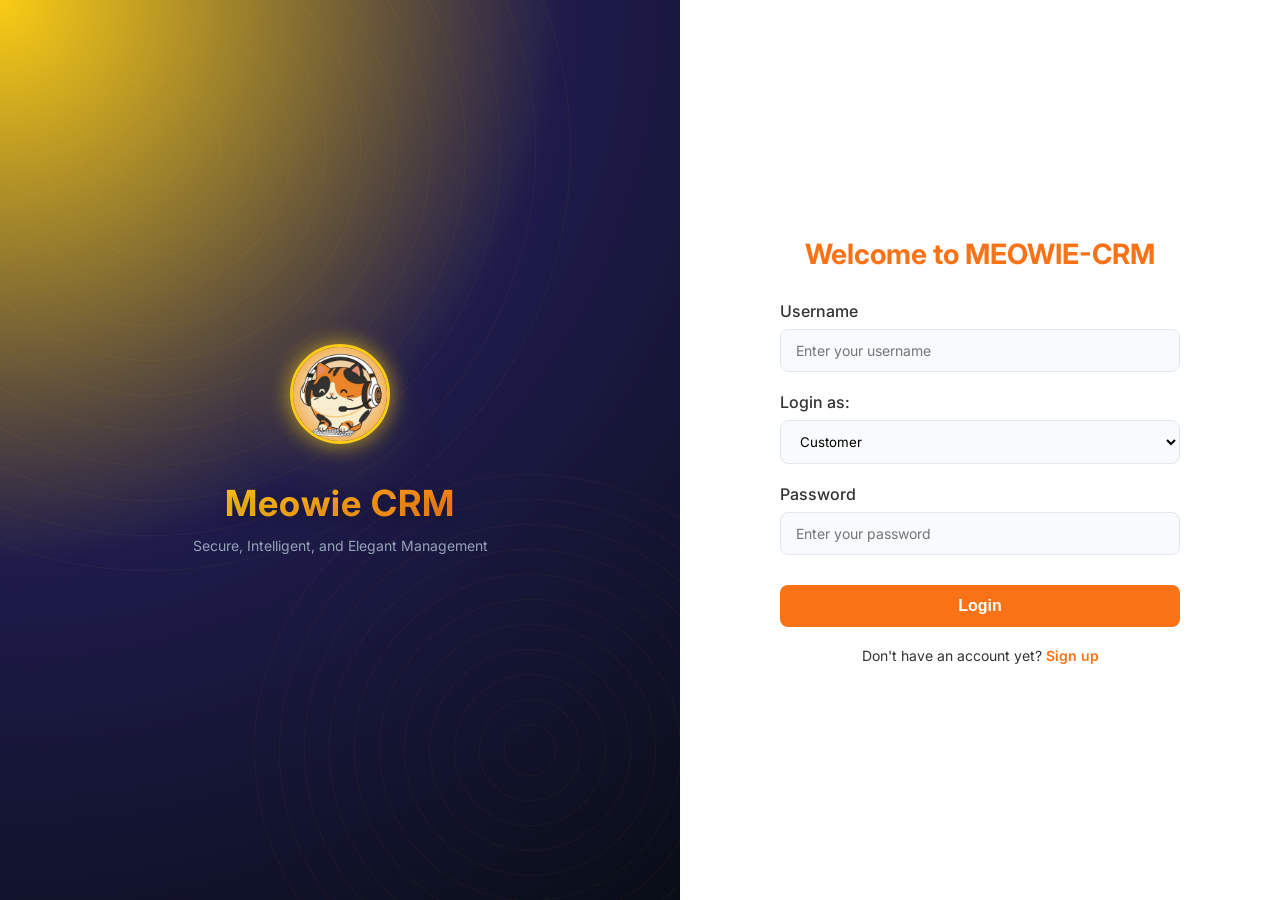
<file: customer.html>
<!DOCTYPE html>
<html lang="en">
<head>
    <meta charset="UTF-8">
    <meta name="viewport" content="width=device-width, initial-scale=1.0">
    <title>Critiq - Customer View</title>
    <link href="https://fonts.googleapis.com/css2?family=Inter:wght@400;500;600;700&display=swap" rel="stylesheet">
    <link rel="stylesheet" href="https://cdnjs.cloudflare.com/ajax/libs/font-awesome/6.4.0/css/all.min.css">
    <link rel="stylesheet" href="customer.css">
</head>
<body class="customer-body">

    <div class="mobile-frame">

        <div class="customer-header">
            <div class="responsive-container header-flex">
                <div style="display: flex; align-items: center; gap: 8px; flex-shrink: 0;">
                    <img src="logo.jpg" alt="MEOWIE-CRM Logo" style="width: 30px; height: 30px; border-radius: 50%; object-fit: cover; border: 1.5px solid var(--customer-accent);">
                    <span style="font-weight: 700; font-size: 13px; color: var(--customer-text); letter-spacing: 0.5px;">Wowmart</span>
                </div>
                <input type="text" class="search-bar-mobile" placeholder="Search">
            </div>
        </div>

        <div class="mobile-content">
            
            <!-- Home Tab -->
            <div id="tab-home" class="mobile-tab-content active">
                <div class="responsive-container">
                    <div style="background-color: #eef0f2; border-radius: 12px; padding: 20px; margin-bottom: 20px; display: flex; justify-content: space-between; align-items: center;">
                        <div>
                            <h2 style="margin: 0; font-size: 18px;">New Fruit</h2>
                        </div>
                        <div style="font-size: 40px;">🍐</div>
                    </div>

                    <div class="section-title">
                        <span>Categories</span>
                        <i class="fa-solid fa-chevron-right" style="font-size: 12px; color: var(--customer-muted);"></i>
                    </div>
                    <div class="categories-list">
                        <div class="category-item">
                            <div class="category-icon">🍋</div>
                            <span class="category-name">Fruit</span>
                        </div>
                        <div class="category-item">
                            <div class="category-icon">🥗</div>
                            <span class="category-name">Vegetable</span>
                        </div>
                        <div class="category-item">
                            <div class="category-icon">🥖</div>
                            <span class="category-name">Bread</span>
                        </div>
                        <div class="category-item">
                            <div class="category-icon">🍄</div>
                            <span class="category-name">Mushroom</span>
                        </div>
                    </div>

                    <div class="section-title">
                        <span>Products</span>
                        <i class="fa-solid fa-chevron-right" style="font-size: 12px; color: var(--customer-muted);"></i>
                    </div>
                    <div class="products-grid">
                        <div class="product-card">
                            <div class="product-img" style="background-image: url('https://images.unsplash.com/photo-1596484552834-6a58f850d0d1?w=200&q=80');"></div>
                            <div style="font-size: 11px; color: var(--customer-muted);">Sweet Veggies</div>
                            <div class="product-title">Sugar beet</div>
                            <div class="product-price">$10.99</div>
                        </div>
                        <div class="product-card">
                            <div class="product-img" style="background-image: url('https://images.unsplash.com/photo-1610832958506-aa56368176cf?w=200&q=80');"></div>
                            <div style="font-size: 11px; color: var(--customer-muted);">Good Mushroom</div>
                            <div class="product-title">Mushroom</div>
                            <div class="product-price">$10.99</div>
                        </div>
                    </div>
                </div>
            </div>

            <!-- Orders Tab -->
            <div id="tab-orders" class="mobile-tab-content">
                <div class="responsive-container">
                    <div class="section-title">Order #482731</div>
                    <div style="background: var(--customer-card); border-radius: 12px; padding: 15px; border: 1px solid var(--customer-border);">
                        <div style="display: flex; justify-content: space-between; margin-bottom: 10px;">
                            <span style="color: var(--customer-muted);">Date:</span>
                            <span>14/05/2026</span>
                        </div>
                        <div style="display: flex; justify-content: space-between; margin-bottom: 10px;">
                            <span style="color: var(--customer-muted);">Status:</span>
                            <span style="color: #ea580c; font-weight: bold;">Delayed</span>
                        </div>
                        <div style="display: flex; justify-content: space-between; margin-bottom: 10px;">
                            <span style="color: var(--customer-muted);">Total:</span>
                            <span style="font-weight: bold;">$45.97</span>
                        </div>
                        <hr style="border: none; border-top: 1px solid var(--customer-border); margin: 15px 0;">
                        <div style="text-align: center; font-size: 13px; color: var(--customer-muted);">
                            Need help with this order? Use the support tab.
                        </div>
                    </div>
                </div>
            </div>

            <!-- Chat Tab -->
            <div id="tab-chat" class="mobile-tab-content">
                <div class="responsive-container chat-layout-container">
                    <div class="chat-bot-header" style="display: flex; align-items: center; gap: 10px;">
                        <img src="logo.jpg" alt="Support Avatar" style="width: 36px; height: 36px; border-radius: 50%; object-fit: cover; border: 2px solid var(--customer-accent);">
                        <div>
                            <div style="font-weight: 600; font-size: 14px;">Meowie Support</div>
                            <div style="font-size: 12px; color: #34c759;">Active</div>
                        </div>
                    </div>
                    
                    <div class="chat-messages-mobile" id="chat-messages-container">
                        <!-- Messages will appear here when the customer sends one -->
                    </div>
                    
                    <div class="chat-input-mobile">
                        <input type="text" id="mobile-chat-input" placeholder="Message...">
                    </div>
                </div>
            </div>

            <!-- Profile Tab -->
            <div id="tab-profile" class="mobile-tab-content">
                <div class="responsive-container">
                    <!-- Main Profile Menu -->
                    <div id="profile-main-menu">
                        <div class="profile-header-card">
                            <div class="avatar-circle">👤</div>
                            <h2 class="profile-greeting" id="profile-greeting-text">Hey, Customer!</h2>
                            <p class="profile-sub">Welcome back to Meowie CRM</p>
                        </div>

                        <div class="profile-menu-list">
                            <div class="profile-menu-item" id="btn-personal-info">
                                <div class="menu-item-left">
                                    <span class="menu-icon"><i class="fa-regular fa-id-card"></i></span>
                                    <span class="menu-label">Personal info</span>
                                </div>
                                <i class="fa-solid fa-chevron-right menu-arrow"></i>
                            </div>
                            <div class="profile-menu-item logout-menu-item" id="btn-logout-trigger">
                                <div class="menu-item-left">
                                    <span class="menu-icon"><i class="fa-solid fa-arrow-right-from-bracket"></i></span>
                                    <span class="menu-label">Log out</span>
                                </div>
                                <i class="fa-solid fa-chevron-right menu-arrow"></i>
                            </div>
                        </div>
                    </div>

                    <!-- Personal Info Sub-Page -->
                    <div id="profile-details" class="hidden">
                        <div class="profile-detail-header">
                            <button id="btn-back-to-profile" class="back-btn-profile">
                                <i class="fa-solid fa-chevron-left"></i>
                            </button>
                            <h3>Personal info</h3>
                        </div>

                        <div class="detail-card">
                            <div class="detail-field">
                                <label>Name</label>
                                <div class="detail-value" id="info-name">John Doe</div>
                            </div>
                            <div class="detail-field">
                                <label>Role</label>
                                <div class="detail-value" id="info-role">Customer</div>
                            </div>
                            <div class="detail-field">
                                <label>Password</label>
                                <div class="detail-value-wrapper">
                                    <input type="password" id="info-password" value="********" readonly>
                                    <button id="btn-toggle-password" class="toggle-pwd-btn">
                                        <i class="fa-regular fa-eye"></i>
                                    </button>
                                </div>
                            </div>
                        </div>
                    </div>
                </div>
            </div>

        </div>

        <!-- Logout Confirmation Modal (Overlay) -->
        <div id="logout-confirm-modal" class="modal-overlay hidden">
            <div class="modal-card">
                <h3>Are you sure you want to log out?</h3>
                <div class="modal-buttons">
                    <button id="btn-confirm-logout" class="modal-btn btn-secondary">Log me out</button>
                    <button id="btn-cancel-logout" class="modal-btn btn-primary">Stay logged in</button>
                </div>
            </div>
        </div>

        <div class="bottom-nav">
            <div class="bottom-nav-content">
                <button class="nav-tab active" data-target="tab-home">
                    <i class="fa-solid fa-house"></i>
                </button>
                <button class="nav-tab" data-target="tab-orders">
                    <i class="fa-solid fa-receipt"></i>
                </button>
                <button class="nav-tab" data-target="tab-chat">
                    <i class="fa-regular fa-comment-dots"></i>
                </button>
                <button class="nav-tab" data-target="tab-profile">
                    <i class="fa-regular fa-user"></i>
                </button>
            </div>
        </div>
    </div>

    <script src="customer.js"></script>
</body>
</html>
</file>
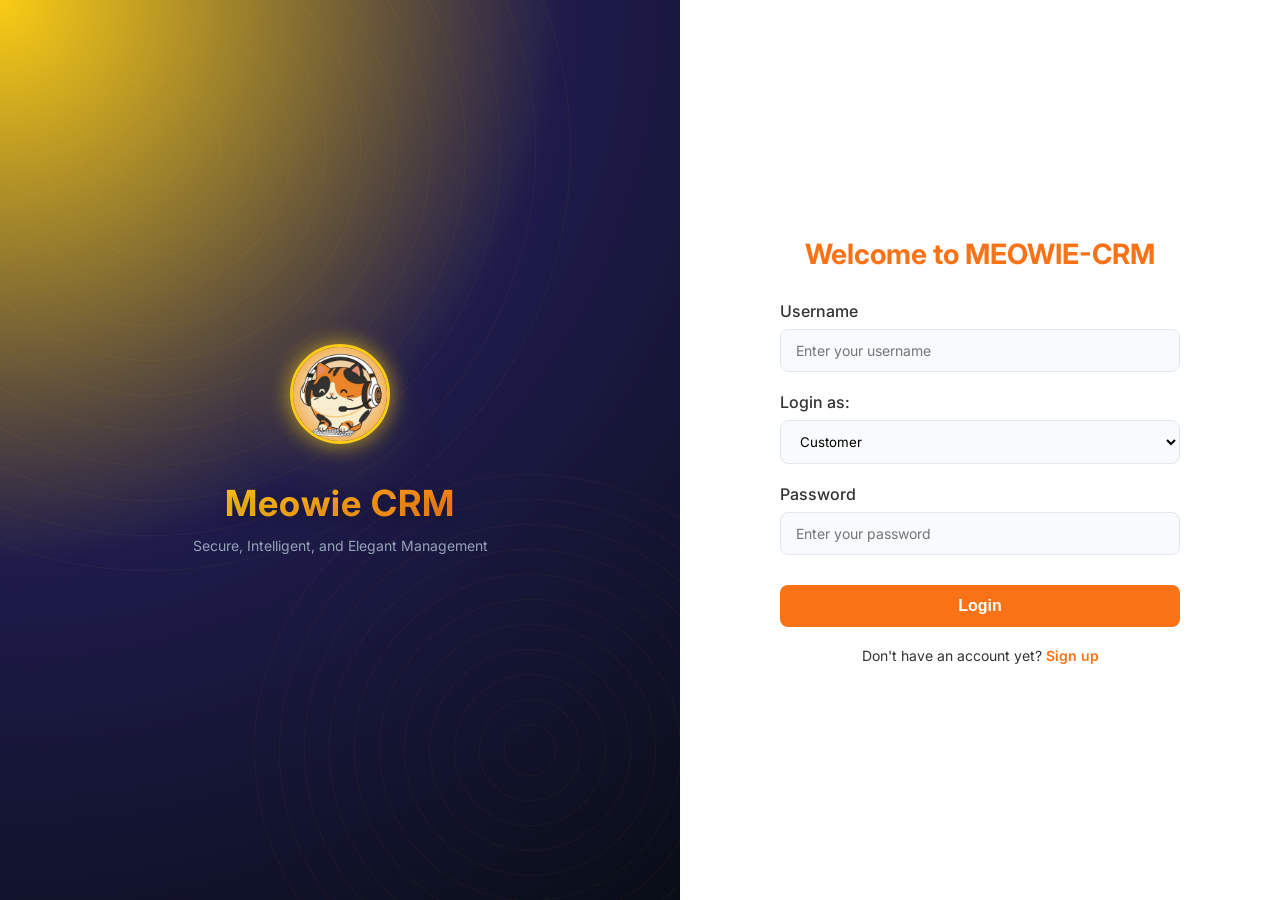
<file: login.html>
<!DOCTYPE html>
<html lang="en">
<head>
    <meta charset="UTF-8">
    <meta name="viewport" content="width=device-width, initial-scale=1.0">
    <title>Login - Meowie CRM</title>
    <link rel="stylesheet" href="https://cdnjs.cloudflare.com/ajax/libs/font-awesome/6.4.0/css/all.min.css">
    <link rel="stylesheet" href="auth.css">
</head>
<body>
    <div class="auth-left">
        <div class="brand-container">
            <div class="brand-glow"></div>
            <div class="brand-logo" style="margin-bottom: 20px;">
                <img src="logo.jpg" alt="MEOWIE-CRM" style="width: 100px; height: 100px; border-radius: 50%; object-fit: cover; border: 3px solid #facc15; box-shadow: 0 0 20px rgba(250, 204, 21, 0.4); animation: floating 3s ease-in-out infinite;">
            </div>
            <h2 class="brand-name">Meowie CRM</h2>
            <p class="brand-tagline">Secure, Intelligent, and Elegant Management</p>
        </div>
    </div>
    
    <div class="auth-right">
        <div class="auth-form-container">
            <h1 class="auth-title">Welcome to MEOWIE-CRM</h1>
            
            <form id="login-form">
                <div id="error-message" style="color: red; margin-bottom: 10px; display: none;"></div>
                <div class="form-group">
                    <label for="username">Username</label>
                    <input type="text" id="username" name="username" placeholder="Enter your username" required>
                </div>
                
                <div class="form-group">
                    <label for="role">Login as:</label>
                    <select id="login-role" style="width: 100%; padding: 12px 15px; border: 1px solid var(--auth-border); border-radius: 8px; background-color: var(--auth-input-bg); font-family: var(--font-family); outline: none;">
                        <option value="customer">Customer</option>
                        <option value="manager">Manager</option>
                    </select>
                </div>
                
                <div class="form-group">
                    <label for="password">Password</label>
                    <input type="password" id="password" name="password" placeholder="Enter your password" required>
                </div>
                
                <button type="submit" class="auth-btn">Login</button>
            </form>
            
            <div class="auth-links">
                <span>Don't have an account yet? </span>
                <a href="signup.html">Sign up</a>
            </div>
        </div>
    </div>

    <script>
        document.getElementById('login-form').addEventListener('submit', async (e) => {
            e.preventDefault();
            const username = document.getElementById('username').value;
            const password = document.getElementById('password').value;
            const errorMsg = document.getElementById('error-message');
            
            try {
                const response = await fetch('/api/login', {
                    method: 'POST',
                    headers: { 'Content-Type': 'application/json' },
                    body: JSON.stringify({ username, password })
                });
                
                const data = await response.json();
                
                if (response.ok) {
                    const role = data.role || 'customer';
                    localStorage.setItem('token', data.token);
                    localStorage.setItem('role', role);
                    localStorage.setItem('username', username);
                    
                    if (role === 'manager') {
                        window.location.href = 'index.html';
                    } else {
                        window.location.href = 'customer.html';
                    }
                } else {
                    errorMsg.textContent = data.error || 'Login failed';
                    errorMsg.style.display = 'block';
                }
            } catch (err) {
                errorMsg.textContent = 'Server error. Is the backend running?';
                errorMsg.style.display = 'block';
            }
        });
    </script>
</body>
</html>
</file>
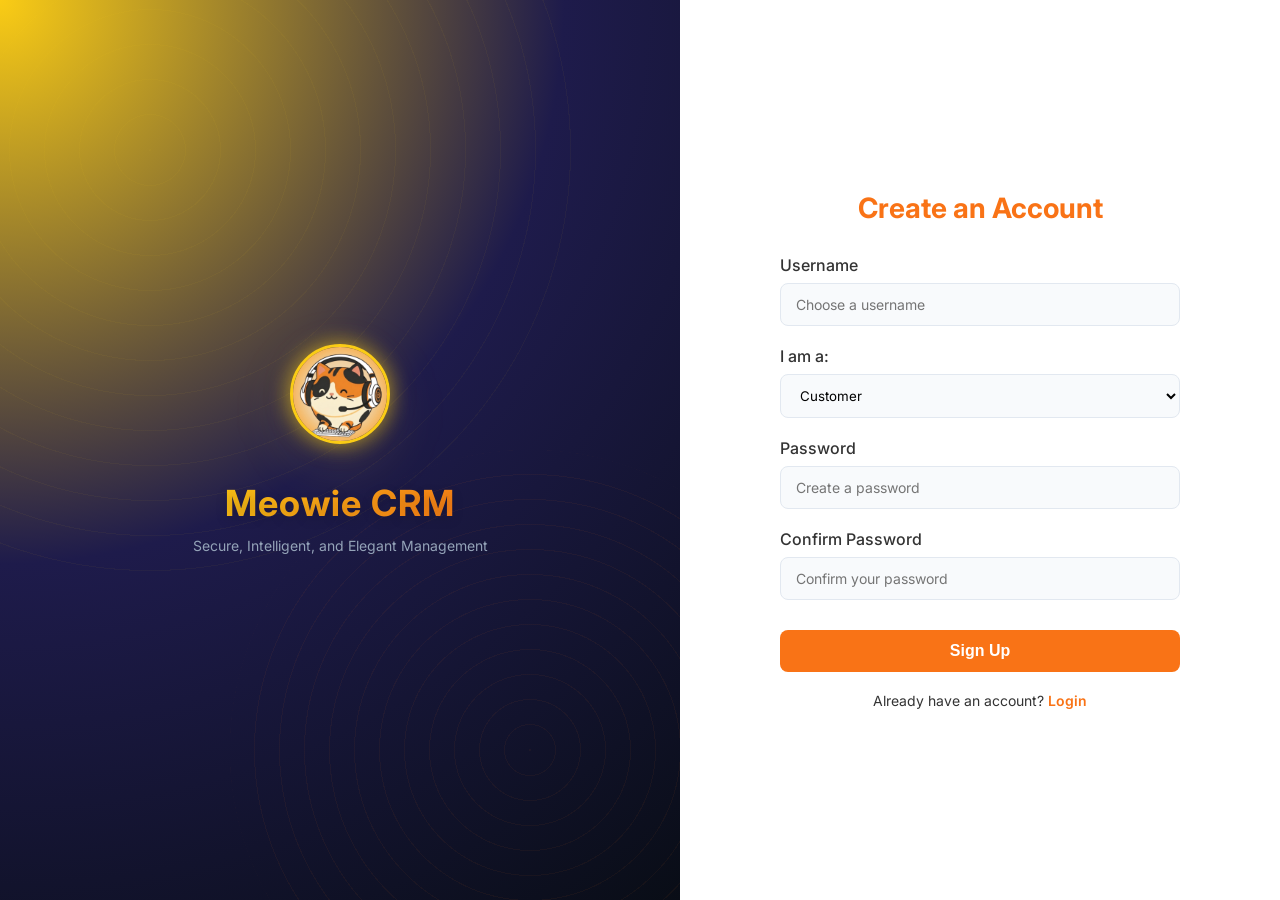
<file: signup.html>
<!DOCTYPE html>
<html lang="en">
<head>
    <meta charset="UTF-8">
    <meta name="viewport" content="width=device-width, initial-scale=1.0">
    <title>Sign Up - Meowie CRM</title>
    <link rel="stylesheet" href="https://cdnjs.cloudflare.com/ajax/libs/font-awesome/6.4.0/css/all.min.css">
    <link rel="stylesheet" href="auth.css">
</head>
<body>
    <div class="auth-left">
        <div class="brand-container">
            <div class="brand-glow"></div>
            <div class="brand-logo" style="margin-bottom: 20px;">
                <img src="logo.jpg" alt="MEOWIE-CRM" style="width: 100px; height: 100px; border-radius: 50%; object-fit: cover; border: 3px solid #facc15; box-shadow: 0 0 20px rgba(250, 204, 21, 0.4); animation: floating 3s ease-in-out infinite;">
            </div>
            <h2 class="brand-name">Meowie CRM</h2>
            <p class="brand-tagline">Secure, Intelligent, and Elegant Management</p>
        </div>
    </div>
    
    <div class="auth-right">
        <div class="auth-form-container">
            <h1 class="auth-title">Create an Account</h1>
            
            <form id="signup-form">
                <div id="error-message" style="color: red; margin-bottom: 10px; display: none;"></div>
                <div class="form-group">
                    <label for="username">Username</label>
                    <input type="text" id="username" name="username" placeholder="Choose a username" required>
                </div>
                
                <div class="form-group">
                    <label for="role">I am a:</label>
                    <select id="role" name="role" style="width: 100%; padding: 12px 15px; border: 1px solid var(--auth-border); border-radius: 8px; background-color: var(--auth-input-bg); font-family: var(--font-family); outline: none;" onchange="toggleDepartment()">
                        <option value="customer">Customer</option>
                        <option value="manager">Manager</option>
                    </select>
                </div>
                
                <div class="form-group" id="department-group" style="display: none;">
                    <label for="department">Select your department</label>
                    <select id="department" name="department" style="width: 100%; padding: 12px 15px; border: 1px solid var(--auth-border); border-radius: 8px; background-color: var(--auth-input-bg); font-family: var(--font-family); outline: none;">
                        <option value="Logistics">Logistics</option>
                        <option value="Quality Assurance">Quality Assurance</option>
                        <option value="Finance">Finance</option>
                        <option value="IT support">IT support</option>
                        <option value="CRM manager">CRM manager</option>
                    </select>
                </div>
                
                <div class="form-group">
                    <label for="password">Password</label>
                    <input type="password" id="password" name="password" placeholder="Create a password" required>
                </div>

                <div class="form-group">
                    <label for="confirm-password">Confirm Password</label>
                    <input type="password" id="confirm-password" name="confirm-password" placeholder="Confirm your password" required>
                </div>
                
                <button type="submit" class="auth-btn">Sign Up</button>
            </form>
            
            <div class="auth-links">
                <span>Already have an account? </span>
                <a href="login.html">Login</a>
            </div>
        </div>
    </div>

    <script>
        document.getElementById('signup-form').addEventListener('submit', async (e) => {
            e.preventDefault();
            const username = document.getElementById('username').value;
            const password = document.getElementById('password').value;
            const confirmPassword = document.getElementById('confirm-password').value;
            const role = document.getElementById('role').value;
            const department = document.getElementById('department').value;
            const errorMsg = document.getElementById('error-message');
            
            if (password !== confirmPassword) {
                errorMsg.textContent = "Passwords do not match!";
                errorMsg.style.display = 'block';
                return;
            }

            try {
                const response = await fetch('/api/signup', {
                    method: 'POST',
                    headers: { 'Content-Type': 'application/json' },
                    body: JSON.stringify({ username, password, role, department })
                });
                
                const data = await response.json();
                
                if (response.ok) {
                    alert('Sign up successful! Please log in.');
                    window.location.href = 'login.html';
                } else {
                    errorMsg.textContent = data.error || 'Sign up failed';
                    errorMsg.style.display = 'block';
                }
            } catch (err) {
                errorMsg.textContent = 'Server error. Is the backend running?';
                errorMsg.style.display = 'block';
            }
        });
        function toggleDepartment() {
            const role = document.getElementById('role').value;
            const deptGroup = document.getElementById('department-group');
            if (role === 'manager') {
                deptGroup.style.display = 'block';
            } else {
                deptGroup.style.display = 'none';
            }
        }
    </script>
</body>
</html>
</file>
<file: customer.css>
:root {
    --customer-bg: #f9f9f9;
    --customer-card: #ffffff;
    --customer-text: #1a1a1a;
    --customer-muted: #8e8e93;
    --customer-accent: #34c759; /* Green from the Figma icons, or generic */
    --customer-border: #e5e5ea;
    --font-family: 'Inter', -apple-system, sans-serif;
}

body.customer-body {
    background-color: var(--customer-bg);
    min-height: 100vh;
    margin: 0;
    font-family: var(--font-family);
}

/* Responsive App Frame */
.mobile-frame {
    width: 100%;
    height: 100vh;
    background-color: var(--customer-bg);
    position: relative;
    overflow: hidden;
    display: flex;
    flex-direction: column;
}



/* Responsive Design Utilities */
.responsive-container {
    width: 100%;
    max-width: 800px;
    margin: 0 auto;
    padding: 0 20px;
    box-sizing: border-box;
}

/* Header */
.customer-header {
    background-color: var(--customer-bg);
    border-bottom: 1px solid var(--customer-border);
    width: 100%;
    z-index: 10;
}

.header-flex {
    display: flex;
    align-items: center;
    justify-content: space-between;
    padding: 12px 0;
    gap: 12px;
}

.search-bar-mobile {
    width: 100%;
    max-width: 300px; /* Limit search bar width on wide screens */
    padding: 8px 15px;
    background-color: #eef0f2;
    border-radius: 10px;
    border: none;
    font-family: var(--font-family);
    outline: none;
}

/* Content Area */
.mobile-content {
    flex: 1;
    overflow-y: auto;
    padding: 10px 20px;
    padding-bottom: 80px; /* Space for bottom nav */
}

/* Categories & Products (Home Tab) */
.section-title {
    font-size: 16px;
    font-weight: 600;
    margin: 20px 0 15px;
    display: flex;
    justify-content: space-between;
    align-items: center;
}

.categories-list {
    display: flex;
    gap: 15px;
    overflow-x: auto;
    padding-bottom: 10px;
}

.category-item {
    display: flex;
    flex-direction: column;
    align-items: center;
    min-width: 60px;
}

.category-icon {
    width: 60px;
    height: 60px;
    border-radius: 50%;
    background-color: #eef0f2;
    display: flex;
    justify-content: center;
    align-items: center;
    margin-bottom: 8px;
    font-size: 24px;
}

.category-name {
    font-size: 12px;
    color: var(--customer-text);
}

.products-grid {
    display: grid;
    grid-template-columns: repeat(auto-fill, minmax(180px, 1fr));
    gap: 15px;
}

.product-card {
    background-color: var(--customer-card);
    border-radius: 12px;
    padding: 10px;
    box-shadow: 0 2px 10px rgba(0,0,0,0.02);
}

.product-img {
    width: 100%;
    height: 120px;
    background-color: #eef0f2;
    border-radius: 8px;
    margin-bottom: 10px;
    background-size: cover;
    background-position: center;
}

.product-title {
    font-size: 13px;
    font-weight: 500;
    margin-bottom: 4px;
}

.product-price {
    font-size: 14px;
    font-weight: 700;
}

/* Chat Support Tab */
.chat-bot-header {
    display: flex;
    align-items: center;
    gap: 10px;
    padding-bottom: 15px;
    border-bottom: 1px solid var(--customer-border);
}

.chat-bot-avatar {
    width: 36px;
    height: 36px;
    border-radius: 50%;
    background-color: #eab308; /* Yellow/orange for Meowie */
    display: flex;
    justify-content: center;
    align-items: center;
    font-size: 18px;
}

#tab-chat.active {
    display: flex;
    flex-direction: column;
    height: calc(100vh - 145px); /* 100vh minus header and bottom-nav heights */
}

.chat-layout-container {
    display: flex;
    flex-direction: column;
    height: 220%;
    width: 150%;
    box-sizing: border-box;
}

.chat-messages-mobile {
    display: flex;
    flex-direction: column;
    gap: 10px;
    margin-top: 15px;
    flex: 1; /* Take up all remaining space */
    overflow-y: auto;
    padding-bottom: 20px;
}

.msg-mobile {
    max-width: 80%;
    padding: 12px 16px;
    border-radius: 16px;
    font-size: 14px;
    line-height: 1.4;
}

.msg-mobile.outgoing {
    align-self: flex-end;
    background-color: #000;
    color: #fff;
    border-bottom-right-radius: 4px;
}

.msg-mobile.incoming {
    align-self: flex-start;
    background-color: #eef0f2;
    color: var(--customer-text);
    border-bottom-left-radius: 4px;
}

.chat-input-mobile {
    background-color: var(--customer-bg);
    padding: 16px 0;
    display: flex;
    width: 100%;
    box-sizing: border-box;
}

.chat-input-mobile input {
    flex: 1;
    padding: 18px 24px; /* 2x height and width spacing */
    border-radius: 28px;
    border: 1.5px solid var(--customer-border);
    outline: none;
    font-size: 16px; /* Larger text */
    box-shadow: 0 4px 12px rgba(0,0,0,0.03);
    transition: all 0.25s ease;
}

.chat-input-mobile input:focus {
    border-color: var(--customer-accent);
    box-shadow: 0 4px 18px rgba(52, 199, 89, 0.12);
    background-color: #ffffff;
}

/* Bottom Nav */
.bottom-nav {
    position: absolute;
    bottom: 0;
    left: 0;
    right: 0;
    height: 80px;
    background-color: var(--customer-card);
    border-top: 1px solid var(--customer-border);
    display: flex;
    justify-content: center;
    align-items: center;
    padding-bottom: 15px; /* For iPhone home bar */
    z-index: 20;
}

.bottom-nav-content {
    display: flex;
    justify-content: space-around;
    align-items: center;
    width: 100%;
    max-width: 600px; /* Restrict width of bottom tab icons on desktop */
}

.nav-tab {
    display: flex;
    flex-direction: column;
    align-items: center;
    color: var(--customer-muted);
    text-decoration: none;
    font-size: 10px;
    gap: 4px;
    background: none;
    border: none;
    cursor: pointer;
}

.nav-tab.active {
    color: #000;
}

.nav-tab i {
    font-size: 22px;
}

/* Tab Switching Logic */
.mobile-tab-content {
    display: none;
}
.mobile-tab-content.active {
    display: block;
    animation: fadeIn 0.2s ease-in;
}

@keyframes fadeIn {
    from { opacity: 0; }
    to { opacity: 1; }
}

/* Profile Tab Styles */
.profile-header-card {
    background: linear-gradient(135deg, var(--customer-accent), #28a745);
    border-radius: 16px;
    padding: 24px;
    margin-bottom: 20px;
    color: #ffffff;
    display: flex;
    flex-direction: column;
    align-items: center;
    text-align: center;
    box-shadow: 0 8px 20px rgba(52, 199, 89, 0.15);
}

.avatar-circle {
    width: 70px;
    height: 70px;
    border-radius: 50%;
    background-color: rgba(255, 255, 255, 0.2);
    display: flex;
    justify-content: center;
    align-items: center;
    font-size: 32px;
    margin-bottom: 12px;
    border: 2px solid #ffffff;
}

.profile-greeting {
    margin: 0 0 4px 0;
    font-size: 20px;
    font-weight: 700;
}

.profile-sub {
    margin: 0;
    font-size: 13px;
    opacity: 0.9;
}

.profile-menu-list {
    background-color: var(--customer-card);
    border-radius: 16px;
    border: 1px solid var(--customer-border);
    overflow: hidden;
    margin-bottom: 20px;
}

.profile-menu-item {
    display: flex;
    justify-content: space-between;
    align-items: center;
    padding: 16px 20px;
    cursor: pointer;
    transition: background-color 0.2s;
    border-bottom: 1px solid var(--customer-border);
}

.profile-menu-item:last-child {
    border-bottom: none;
}

.profile-menu-item:hover {
    background-color: #f6f8fa;
}

.menu-item-left {
    display: flex;
    align-items: center;
    gap: 15px;
}

.menu-icon {
    font-size: 18px;
    color: var(--customer-accent);
    width: 24px;
    display: flex;
    justify-content: center;
}

.logout-menu-item .menu-icon {
    color: #e53e3e;
}

.logout-menu-item {
    color: #e53e3e;
}

.logout-menu-item:hover {
    background-color: #fff5f5;
}

.menu-label {
    font-size: 15px;
    font-weight: 500;
}

.menu-arrow {
    font-size: 12px;
    color: var(--customer-muted);
}

/* Personal Info Detail Sub-Page */
.profile-detail-header {
    display: flex;
    align-items: center;
    gap: 15px;
    margin-bottom: 20px;
    padding-bottom: 10px;
    border-bottom: 1px solid var(--customer-border);
}

.back-btn-profile {
    background: none;
    border: none;
    font-size: 18px;
    color: var(--customer-accent);
    cursor: pointer;
    padding: 5px;
    display: flex;
    align-items: center;
    justify-content: center;
}

.profile-detail-header h3 {
    margin: 0;
    font-size: 18px;
    font-weight: 600;
}

.detail-card {
    background-color: var(--customer-card);
    border-radius: 16px;
    border: 1px solid var(--customer-border);
    padding: 20px;
}

.detail-field {
    margin-bottom: 16px;
}

.detail-field:last-child {
    margin-bottom: 0;
}

.detail-field label {
    display: block;
    font-size: 12px;
    color: var(--customer-muted);
    font-weight: 600;
    text-transform: uppercase;
    margin-bottom: 6px;
}

.detail-value {
    font-size: 15px;
    font-weight: 500;
    color: var(--customer-text);
    padding: 10px 0;
    border-bottom: 1px solid var(--customer-border);
}

.detail-value-wrapper {
    display: flex;
    justify-content: space-between;
    align-items: center;
    border-bottom: 1px solid var(--customer-border);
}

.detail-value-wrapper input {
    border: none;
    background: none;
    padding: 10px 0;
    font-size: 15px;
    font-weight: 500;
    color: var(--customer-text);
    outline: none;
    flex: 1;
    font-family: inherit;
}

.toggle-pwd-btn {
    background: none;
    border: none;
    color: var(--customer-muted);
    cursor: pointer;
    padding: 10px;
    font-size: 16px;
}

.toggle-pwd-btn:hover {
    color: var(--customer-accent);
}

/* Logout Modal Styles */
.modal-overlay {
    position: absolute;
    top: 0;
    left: 0;
    right: 0;
    bottom: 0;
    background-color: rgba(0, 0, 0, 0.4);
    backdrop-filter: blur(4px);
    display: flex;
    justify-content: center;
    align-items: center;
    z-index: 100;
    opacity: 1;
    transition: opacity 0.25s ease;
}

.modal-overlay.hidden {
    display: none !important;
    opacity: 0;
}

.modal-card {
    background-color: var(--customer-card);
    width: 85%;
    max-width: 320px;
    border-radius: 20px;
    padding: 24px;
    box-shadow: 0 10px 30px rgba(0,0,0,0.15);
    text-align: center;
    animation: scaleUp 0.25s cubic-bezier(0.34, 1.56, 0.64, 1);
}

@keyframes scaleUp {
    from { transform: scale(0.9); opacity: 0; }
    to { transform: scale(1); opacity: 1; }
}

.modal-card h3 {
    margin: 0 0 20px 0;
    font-size: 16px;
    font-weight: 600;
    color: var(--customer-text);
    line-height: 1.4;
}

.modal-buttons {
    display: flex;
    gap: 12px;
}

.modal-btn {
    flex: 1;
    padding: 12px;
    border-radius: 12px;
    font-size: 14px;
    font-weight: 600;
    cursor: pointer;
    border: none;
    transition: all 0.2s;
}

.modal-btn.btn-secondary {
    background-color: #ffffff;
    border: 1.5px solid var(--customer-accent);
    color: var(--customer-accent);
}

.modal-btn.btn-secondary:hover {
    background-color: rgba(52, 199, 89, 0.05);
}

.modal-btn.btn-primary {
    background-color: var(--customer-accent);
    color: #ffffff;
}

.modal-btn.btn-primary:hover {
    background-color: #2bb04c;
}

.hidden {
    display: none !important;
}
</file>
<file: auth.css>
@import url('https://fonts.googleapis.com/css2?family=Inter:wght@400;500;600;700&display=swap');

:root {
    --auth-bg: #ffffff;
    --auth-accent: #f97316; /* Orange */
    --auth-text: #333333;
    --auth-input-bg: #f8fafc;
    --auth-border: #e2e8f0;
    --font-family: 'Inter', sans-serif;
}

* {
    margin: 0;
    padding: 0;
    box-sizing: border-box;
}

body {
    font-family: var(--font-family);
    background-color: var(--auth-bg);
    color: var(--auth-text);
    min-height: 100vh;
    display: flex;
}

/* Split Layout */
.auth-left {
    flex: 1;
    background: radial-gradient(circle at 0% 0%, #facc15 0%, #1e1b4b 50%, #090d16 100%); /* Yellow / Gold glow in top-left fading to deep space black */
    position: relative;
    overflow: hidden;
    display: flex;
    justify-content: center;
    align-items: center;
}

/* Concentric Circles 1 (Top Left) */
.auth-left::before {
    content: '';
    position: absolute;
    width: 900px;
    height: 900px;
    border-radius: 50%;
    background: repeating-radial-gradient(
        circle,
        rgba(250, 204, 21, 0.04),
        rgba(250, 204, 21, 0.04) 1px,
        transparent 1px,
        transparent 35px
    );
    top: -300px;
    left: -300px;
    z-index: 1;
    pointer-events: none;
}

/* Concentric Circles 2 (Bottom Right) */
.auth-left::after {
    content: '';
    position: absolute;
    width: 600px;
    height: 600px;
    border-radius: 50%;
    background: repeating-radial-gradient(
        circle,
        rgba(249, 115, 22, 0.05),
        rgba(249, 115, 22, 0.05) 1px,
        transparent 1px,
        transparent 25px
    );
    bottom: -150px;
    right: -150px;
    z-index: 1;
    pointer-events: none;
}

/* Brand Container Styles */
.brand-container {
    text-align: center;
    color: white;
    z-index: 5;
    position: relative;
    padding: 20px;
}

.brand-glow {
    position: absolute;
    width: 140px;
    height: 140px;
    background: radial-gradient(circle, rgba(250, 204, 21, 0.25) 0%, transparent 70%);
    top: 35%;
    left: 50%;
    transform: translate(-50%, -50%);
    filter: blur(25px);
    z-index: -1;
}

.brand-logo {
    font-size: 72px;
    margin-bottom: 20px;
    filter: drop-shadow(0 0 10px rgba(250, 204, 21, 0.3));
    animation: floating 3s ease-in-out infinite;
}

.brand-name {
    font-size: 36px;
    font-weight: 700;
    letter-spacing: 1px;
    background: linear-gradient(135deg, #facc15, #f97316);
    -webkit-background-clip: text;
    -webkit-text-fill-color: transparent;
    margin-bottom: 10px;
    text-shadow: 0 4px 12px rgba(0,0,0,0.15);
}

.brand-tagline {
    font-size: 14px;
    color: #94a3b8;
    max-width: 300px;
    margin: 0 auto;
    line-height: 1.5;
}

@keyframes floating {
    0%, 100% { transform: translateY(0); }
    50% { transform: translateY(-10px); }
}

.auth-right {
    flex: 1;
    max-width: 600px;
    display: flex;
    justify-content: center; /* Center horizontally within its space */
    align-items: center;     /* Center vertically */
    padding: 40px;
    background-color: var(--auth-bg);
    box-shadow: -10px 0 30px rgba(0,0,0,0.02);
}

.auth-form-container {
    width: 100%;
    max-width: 400px;
}

.auth-title {
    color: var(--auth-accent);
    font-size: 28px;
    font-weight: 700;
    margin-bottom: 30px;
    text-align: center;
}

.form-group {
    margin-bottom: 20px;
}

.form-group label {
    display: block;
    margin-bottom: 8px;
    font-weight: 500;
    color: var(--auth-text);
}

.form-group input {
    width: 100%;
    padding: 12px 15px;
    border: 1px solid var(--auth-border);
    border-radius: 8px;
    background-color: var(--auth-input-bg);
    font-family: var(--font-family);
    font-size: 14px;
    outline: none;
    transition: border-color 0.2s;
}

.form-group input:focus {
    border-color: var(--auth-accent);
}

.auth-btn {
    width: 100%;
    padding: 12px;
    background-color: var(--auth-accent);
    color: white;
    border: none;
    border-radius: 8px;
    font-size: 16px;
    font-weight: 600;
    cursor: pointer;
    transition: background-color 0.2s;
    margin-top: 10px;
}

.auth-btn:hover {
    background-color: #ea580c; /* Darker orange */
}

.auth-links {
    margin-top: 20px;
    text-align: center;
    font-size: 14px;
}

.auth-links a {
    color: var(--auth-accent);
    text-decoration: none;
    font-weight: 600;
}

.auth-links a:hover {
    text-decoration: underline;
}
</file>
